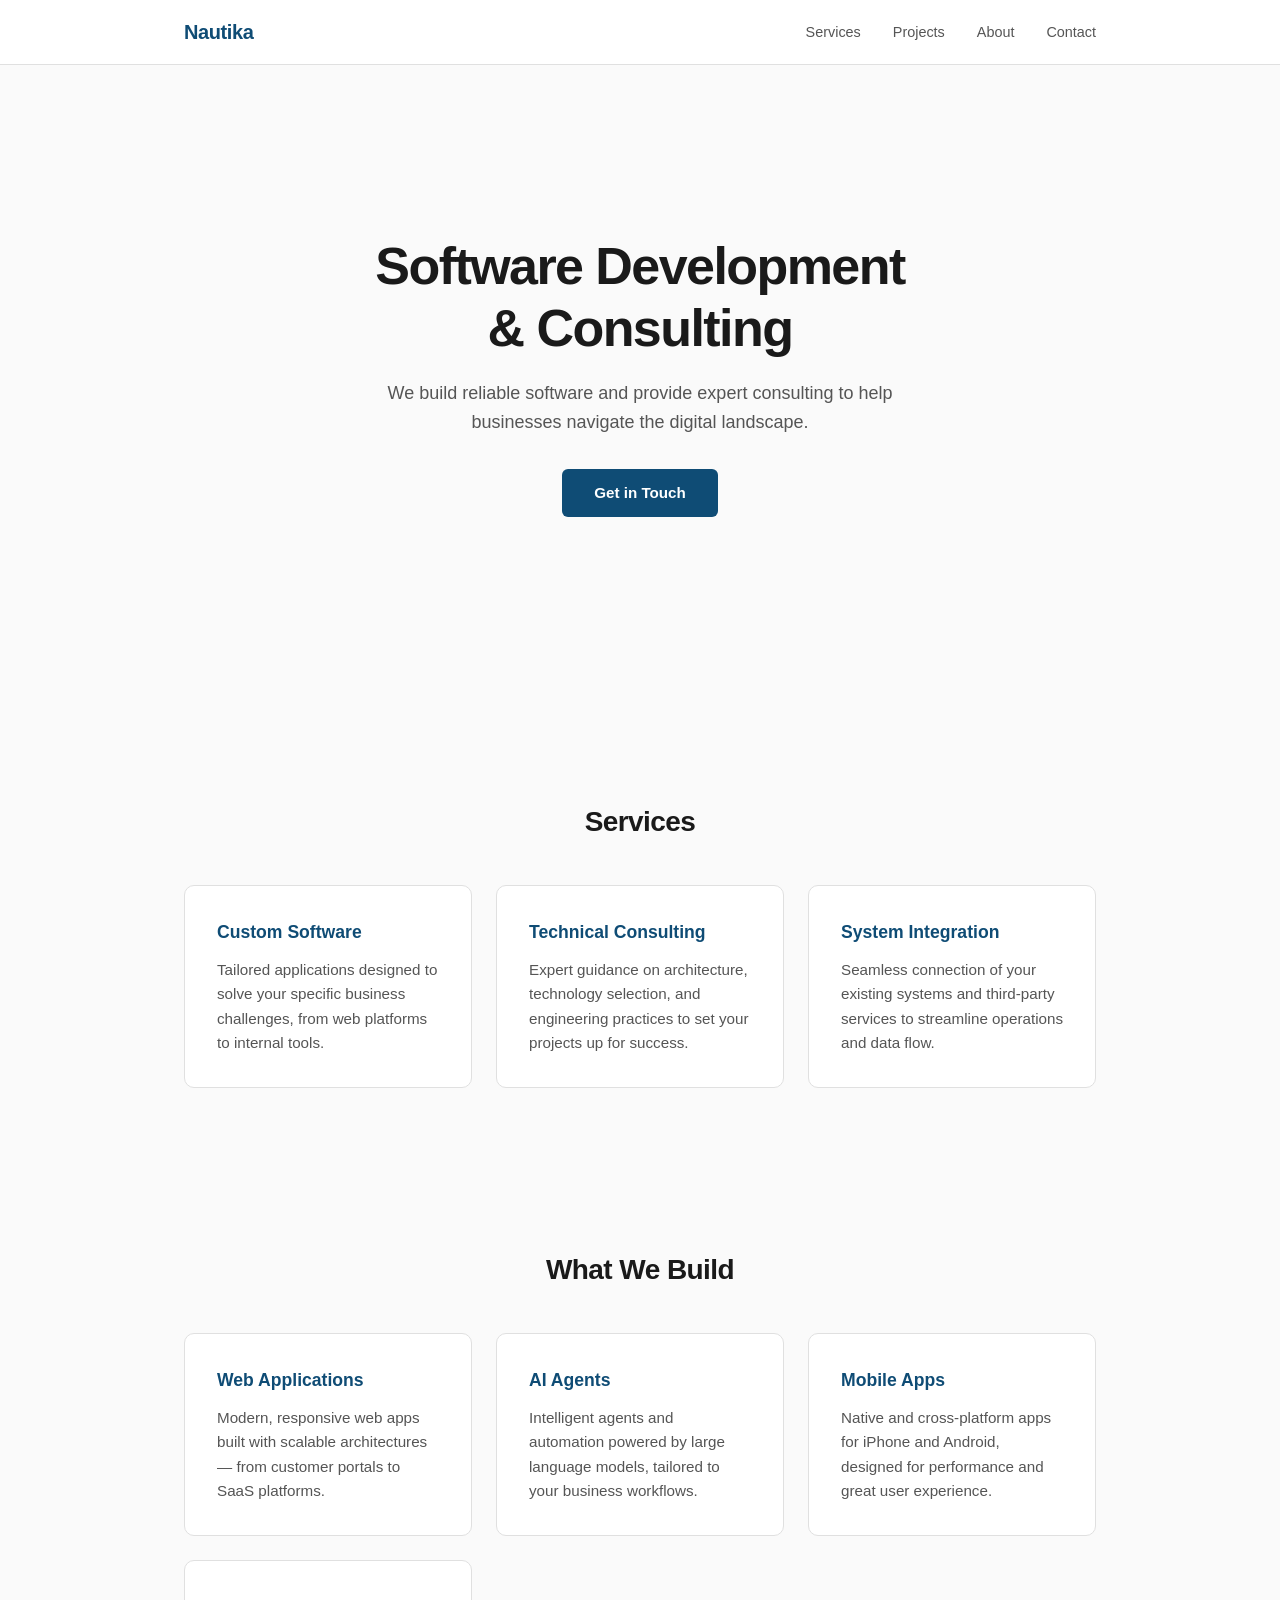
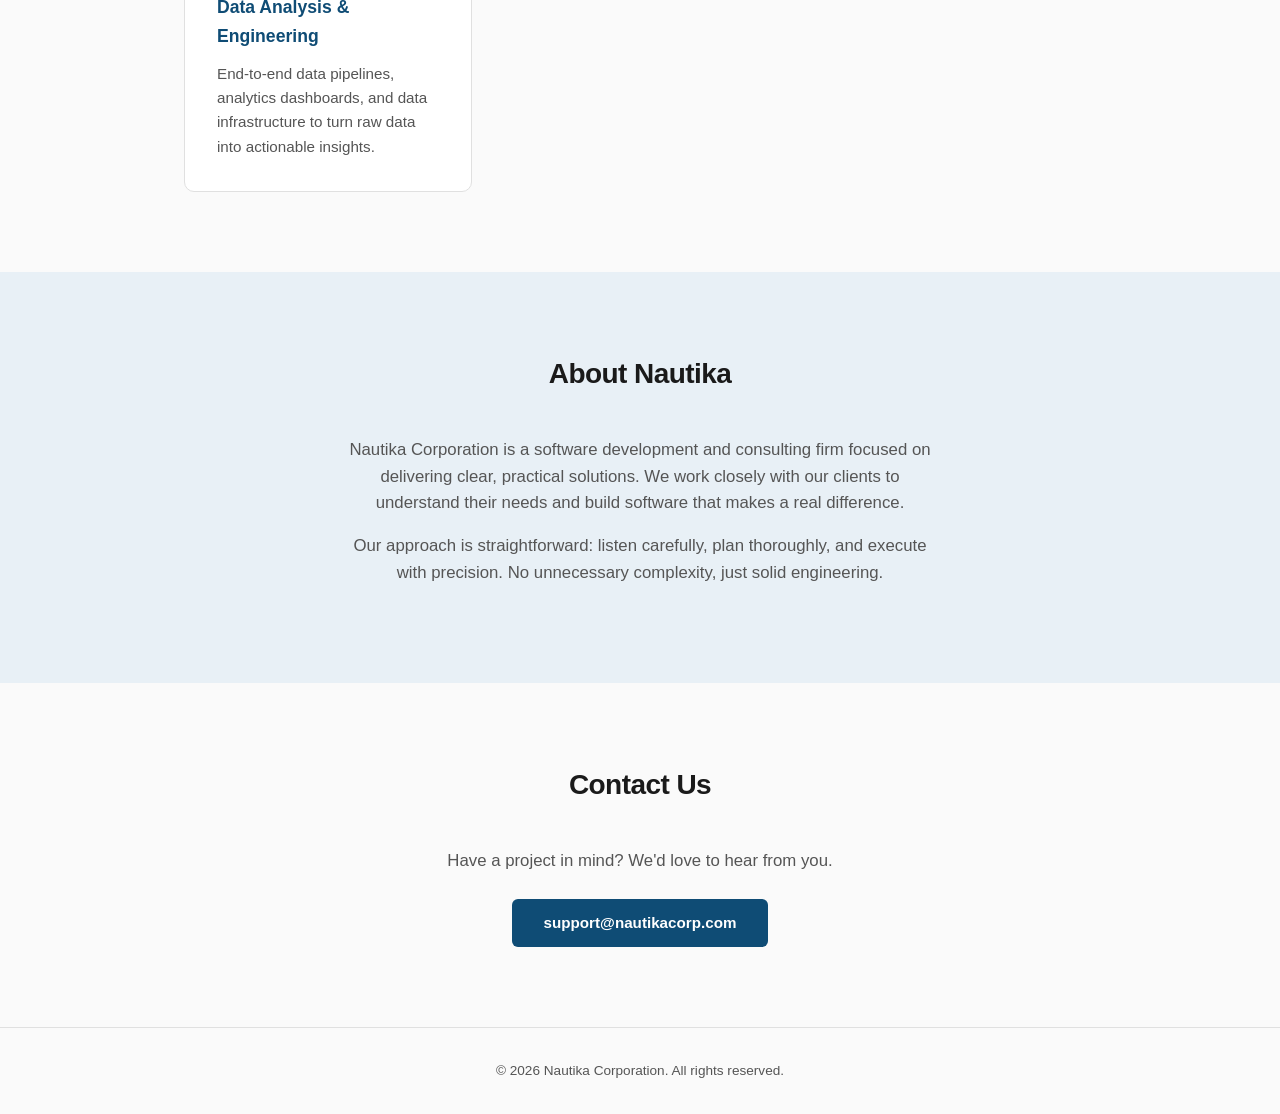
<file: index.html>
<!DOCTYPE html>
<html lang="en">
<head>
    <meta charset="UTF-8">
    <meta name="viewport" content="width=device-width, initial-scale=1.0">
    <title>Nautika Corporation | Software Development & Consulting</title>
    <link rel="stylesheet" href="css/style.css">
</head>
<body>

    <header>
        <nav>
            <div class="logo">Nautika</div>
            <ul class="nav-links">
                <li><a href="#services">Services</a></li>
                <li><a href="#projects">Projects</a></li>
                <li><a href="#about">About</a></li>
                <li><a href="#contact">Contact</a></li>
            </ul>
        </nav>
    </header>

    <section class="hero">
        <div class="hero-content">
            <h1>Software Development<br>& Consulting</h1>
            <p>We build reliable software and provide expert consulting to help businesses navigate the digital landscape.</p>
            <a href="#contact" class="btn">Get in Touch</a>
        </div>
    </section>

    <section id="services" class="services">
        <h2>Services</h2>
        <div class="services-grid">
            <div class="card">
                <h3>Custom Software</h3>
                <p>Tailored applications designed to solve your specific business challenges, from web platforms to internal tools.</p>
            </div>
            <div class="card">
                <h3>Technical Consulting</h3>
                <p>Expert guidance on architecture, technology selection, and engineering practices to set your projects up for success.</p>
            </div>
            <div class="card">
                <h3>System Integration</h3>
                <p>Seamless connection of your existing systems and third-party services to streamline operations and data flow.</p>
            </div>
        </div>
    </section>

    <section id="projects" class="projects">
        <h2>What We Build</h2>
        <div class="projects-grid">
            <div class="project-item">
                <h3>Web Applications</h3>
                <p>Modern, responsive web apps built with scalable architectures — from customer portals to SaaS platforms.</p>
            </div>
            <div class="project-item">
                <h3>AI Agents</h3>
                <p>Intelligent agents and automation powered by large language models, tailored to your business workflows.</p>
            </div>
            <div class="project-item">
                <h3>Mobile Apps</h3>
                <p>Native and cross-platform apps for iPhone and Android, designed for performance and great user experience.</p>
            </div>
            <div class="project-item">
                <h3>Data Analysis & Engineering</h3>
                <p>End-to-end data pipelines, analytics dashboards, and data infrastructure to turn raw data into actionable insights.</p>
            </div>
        </div>
    </section>

    <section id="about" class="about">
        <div class="about-content">
            <h2>About Nautika</h2>
            <p>Nautika Corporation is a software development and consulting firm focused on delivering clear, practical solutions. We work closely with our clients to understand their needs and build software that makes a real difference.</p>
            <p>Our approach is straightforward: listen carefully, plan thoroughly, and execute with precision. No unnecessary complexity, just solid engineering.</p>
        </div>
    </section>

    <section id="contact" class="contact">
        <h2>Contact Us</h2>
        <p>Have a project in mind? We'd love to hear from you.</p>
        <a href="mailto:support@nautikacorp.com" class="btn">support@nautikacorp.com</a>
    </section>

    <footer>
        <p>&copy; 2026 Nautika Corporation. All rights reserved.</p>
    </footer>

</body>
</html>
</file>
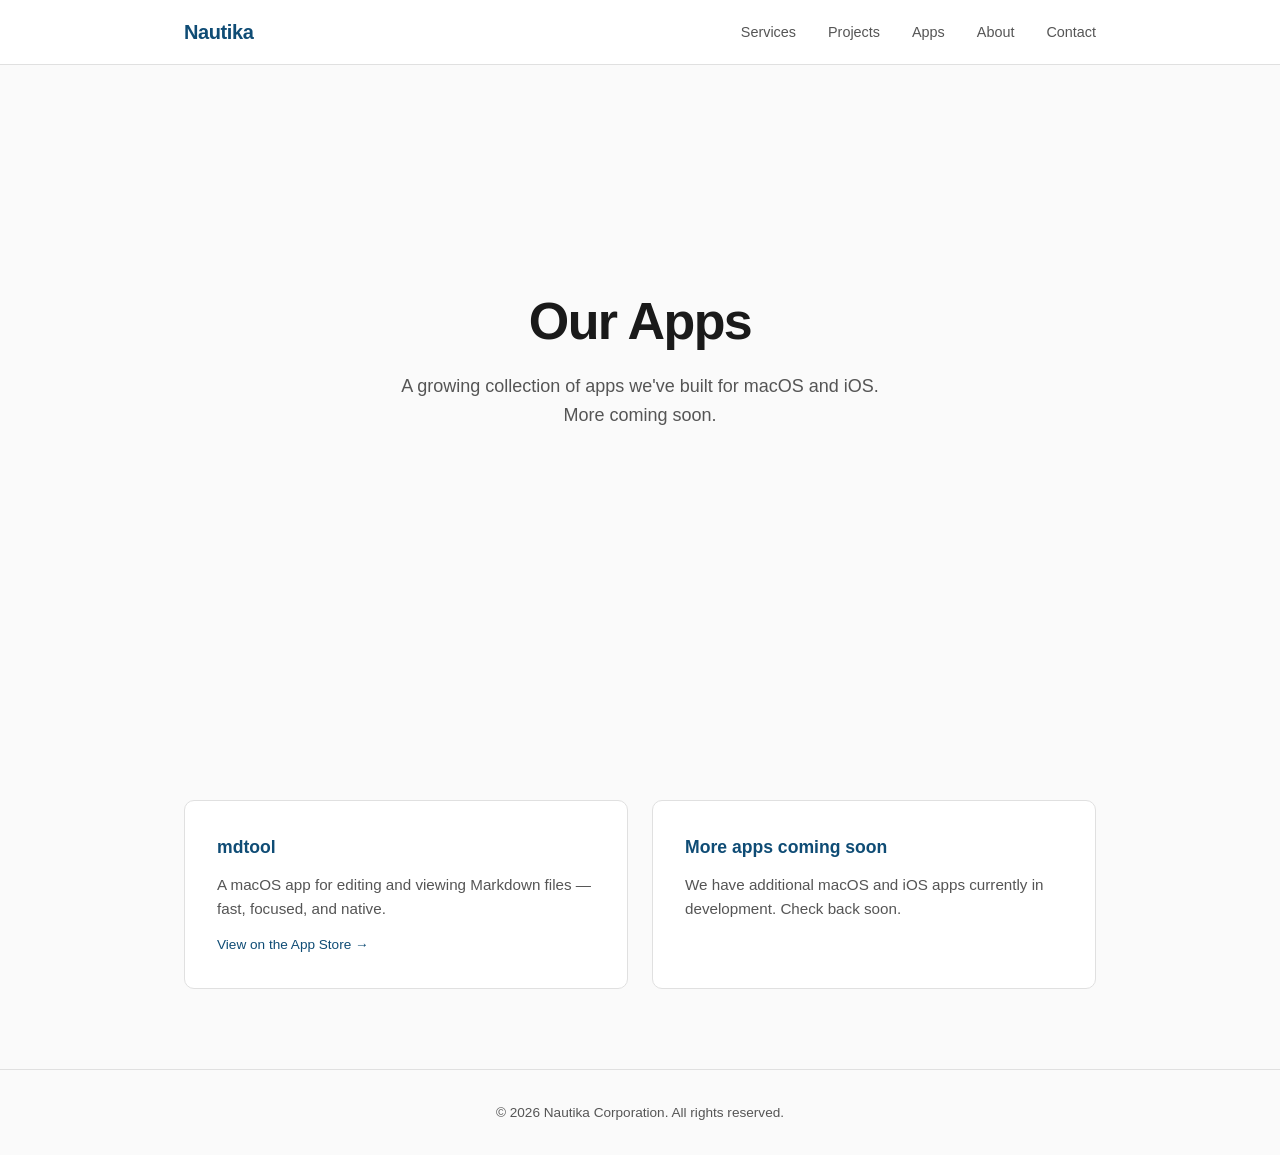
<file: apps.html>
<!DOCTYPE html>
<html lang="en">
<head>
    <meta charset="UTF-8">
    <meta name="viewport" content="width=device-width, initial-scale=1.0">
    <title>Apps | Nautika Corporation</title>
    <link rel="stylesheet" href="css/style.css">
</head>
<body>

    <header>
        <nav>
            <div class="logo"><a href="index.html" style="text-decoration:none;color:inherit;">Nautika</a></div>
            <ul class="nav-links">
                <li><a href="index.html#services">Services</a></li>
                <li><a href="index.html#projects">Projects</a></li>
                <li><a href="apps.html">Apps</a></li>
                <li><a href="index.html#about">About</a></li>
                <li><a href="index.html#contact">Contact</a></li>
            </ul>
        </nav>
    </header>

    <section class="hero">
        <div class="hero-content">
            <h1>Our Apps</h1>
            <p>A growing collection of apps we've built for macOS and iOS. More coming soon.</p>
        </div>
    </section>

    <section class="projects">
        <div class="projects-grid">
            <a href="https://apps.apple.com/us/app/mdtool/id6761807063" target="_blank" rel="noopener" class="project-item" style="text-decoration:none;color:inherit;display:block;">
                <h3>mdtool</h3>
                <p>A macOS app for editing and viewing Markdown files — fast, focused, and native.</p>
                <p style="margin-top:0.75rem;font-size:0.85rem;color:var(--color-accent);">View on the App Store →</p>
            </a>
            <div class="project-item">
                <h3>More apps coming soon</h3>
                <p>We have additional macOS and iOS apps currently in development. Check back soon.</p>
            </div>
        </div>
    </section>

    <footer>
        <p>&copy; 2026 Nautika Corporation. All rights reserved.</p>
    </footer>

</body>
</html>
</file>
<file: css/style.css>
*,
*::before,
*::after {
    margin: 0;
    padding: 0;
    box-sizing: border-box;
}

:root {
    --color-bg: #fafafa;
    --color-surface: #ffffff;
    --color-text: #1a1a1a;
    --color-text-muted: #555;
    --color-accent: #0f4c75;
    --color-accent-light: #e8f0f6;
    --color-border: #e0e0e0;
    --font-main: -apple-system, BlinkMacSystemFont, "Segoe UI", Roboto, Helvetica, Arial, sans-serif;
    --max-width: 960px;
}

html {
    scroll-behavior: smooth;
}

body {
    font-family: var(--font-main);
    color: var(--color-text);
    background: var(--color-bg);
    line-height: 1.6;
    -webkit-font-smoothing: antialiased;
}

/* ---- Navigation ---- */

header {
    position: fixed;
    top: 0;
    width: 100%;
    background: rgba(255, 255, 255, 0.95);
    backdrop-filter: blur(8px);
    border-bottom: 1px solid var(--color-border);
    z-index: 100;
}

nav {
    max-width: var(--max-width);
    margin: 0 auto;
    padding: 1rem 1.5rem;
    display: flex;
    justify-content: space-between;
    align-items: center;
}

.logo {
    font-size: 1.25rem;
    font-weight: 700;
    letter-spacing: -0.02em;
    color: var(--color-accent);
}

.nav-links {
    list-style: none;
    display: flex;
    gap: 2rem;
}

.nav-links a {
    text-decoration: none;
    color: var(--color-text-muted);
    font-size: 0.9rem;
    font-weight: 500;
    transition: color 0.2s;
}

.nav-links a:hover {
    color: var(--color-accent);
}

/* ---- Hero ---- */

.hero {
    min-height: 80vh;
    display: flex;
    align-items: center;
    justify-content: center;
    padding: 6rem 1.5rem 4rem;
}

.hero-content {
    max-width: var(--max-width);
    text-align: center;
}

.hero h1 {
    font-size: clamp(2rem, 5vw, 3.25rem);
    font-weight: 700;
    line-height: 1.2;
    letter-spacing: -0.03em;
    margin-bottom: 1.25rem;
}

.hero p {
    font-size: 1.125rem;
    color: var(--color-text-muted);
    max-width: 520px;
    margin: 0 auto 2rem;
}

.btn {
    display: inline-block;
    padding: 0.75rem 2rem;
    background: var(--color-accent);
    color: #fff;
    text-decoration: none;
    border-radius: 6px;
    font-weight: 600;
    font-size: 0.95rem;
    transition: background 0.2s, transform 0.15s;
}

.btn:hover {
    background: #0b3a5c;
    transform: translateY(-1px);
}

/* ---- Services ---- */

.services {
    padding: 5rem 1.5rem;
    max-width: var(--max-width);
    margin: 0 auto;
}

.services h2,
.about h2,
.contact h2 {
    font-size: 1.75rem;
    font-weight: 700;
    letter-spacing: -0.02em;
    margin-bottom: 2.5rem;
    text-align: center;
}

.services-grid {
    display: grid;
    grid-template-columns: repeat(auto-fit, minmax(260px, 1fr));
    gap: 1.5rem;
}

.card {
    background: var(--color-surface);
    border: 1px solid var(--color-border);
    border-radius: 10px;
    padding: 2rem;
    transition: box-shadow 0.2s, transform 0.15s;
}

.card:hover {
    box-shadow: 0 4px 20px rgba(0, 0, 0, 0.06);
    transform: translateY(-2px);
}

.card h3 {
    font-size: 1.1rem;
    margin-bottom: 0.75rem;
    color: var(--color-accent);
}

.card p {
    color: var(--color-text-muted);
    font-size: 0.95rem;
}

/* ---- Projects ---- */

.projects {
    padding: 5rem 1.5rem;
    max-width: var(--max-width);
    margin: 0 auto;
}

.projects h2 {
    font-size: 1.75rem;
    font-weight: 700;
    letter-spacing: -0.02em;
    margin-bottom: 2.5rem;
    text-align: center;
}

.projects-grid {
    display: grid;
    grid-template-columns: repeat(auto-fit, minmax(240px, 1fr));
    gap: 1.5rem;
}

.project-item {
    background: var(--color-surface);
    border: 1px solid var(--color-border);
    border-radius: 10px;
    padding: 2rem;
    transition: box-shadow 0.2s, transform 0.15s;
}

.project-item:hover {
    box-shadow: 0 4px 20px rgba(0, 0, 0, 0.06);
    transform: translateY(-2px);
}

.project-item h3 {
    font-size: 1.1rem;
    margin-bottom: 0.75rem;
    color: var(--color-accent);
}

.project-item p {
    color: var(--color-text-muted);
    font-size: 0.95rem;
}

/* ---- About ---- */

.about {
    background: var(--color-accent-light);
    padding: 5rem 1.5rem;
}

.about-content {
    max-width: var(--max-width);
    margin: 0 auto;
    text-align: center;
}

.about p {
    color: var(--color-text-muted);
    max-width: 600px;
    margin: 0 auto 1rem;
    font-size: 1.05rem;
}

/* ---- Contact ---- */

.contact {
    padding: 5rem 1.5rem;
    text-align: center;
}

.contact p {
    color: var(--color-text-muted);
    margin-bottom: 1.5rem;
    font-size: 1.05rem;
}

/* ---- Footer ---- */

footer {
    border-top: 1px solid var(--color-border);
    text-align: center;
    padding: 2rem 1.5rem;
    font-size: 0.85rem;
    color: var(--color-text-muted);
}

/* ---- Responsive ---- */

@media (max-width: 600px) {
    .nav-links {
        gap: 1.25rem;
    }

    .hero {
        min-height: 60vh;
    }
}
</file>
